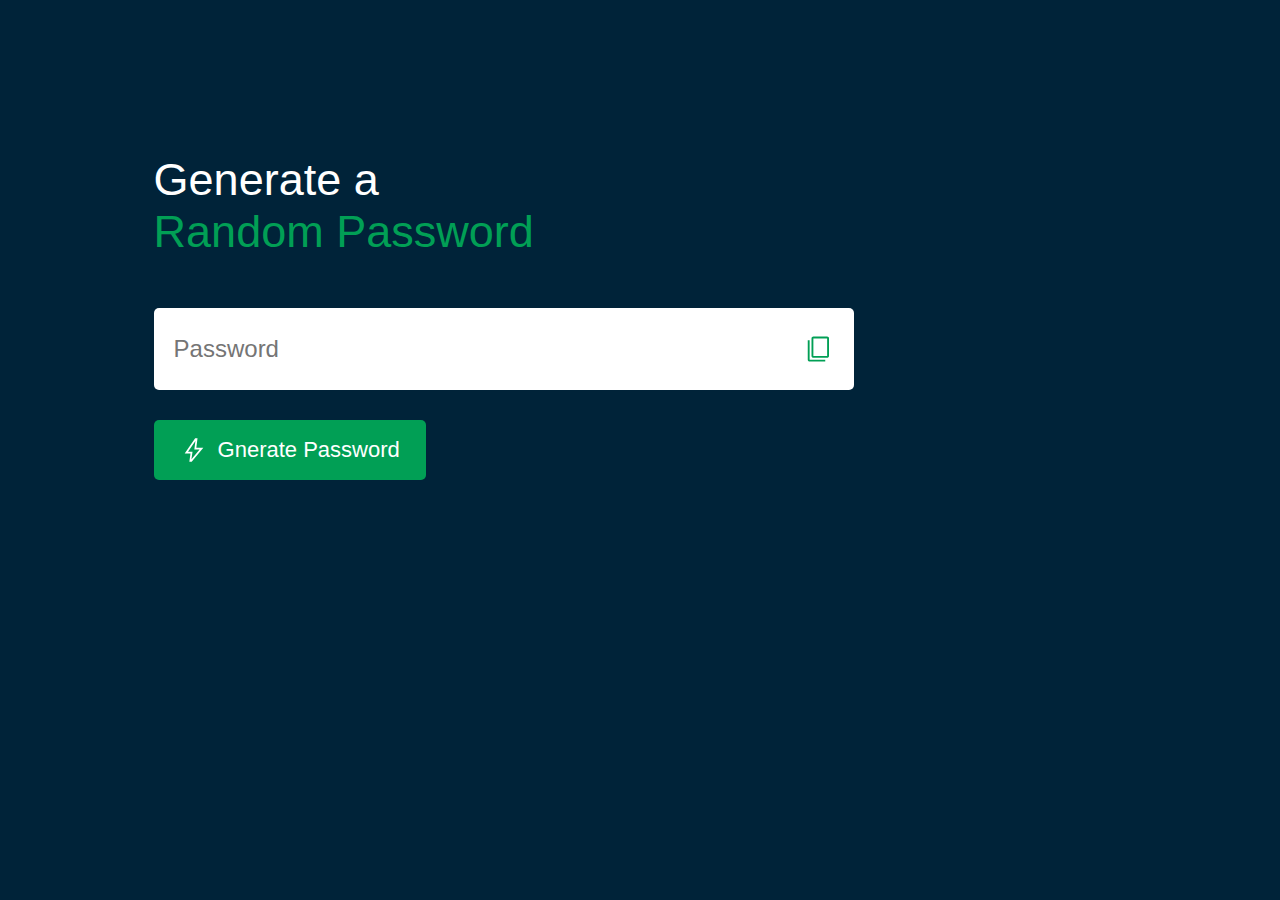
<file: PROJECT/index.html>
<!DOCTYPE html>
<html lang="en">
  <head>
    <meta charset="UTF-8" />
    <meta name="viewport" content="width=device-width, initial-scale=1.0" />
    <title>Random Password Generator</title>
    <link rel="stylesheet" href="style.css" />
  </head>
  <body>
    <div class="container">
      <h1>
        Generate a <br />
        <span>Random Password</span>
      </h1>
      <div class="display">
        <input type="text" id="password" placeholder="Password" />
        <img src="Images/copy.svg" />
      </div>
      <!-- <button id="btn">
        <img src="Images/generate.svg" /> Generate Password
      </button> -->
      <button class="btn">
        <img src="Images/generate.svg" /> Gnerate Password
      </button>
    </div>
    <script src="script.js"></script>
  </body>
</html>
</file>
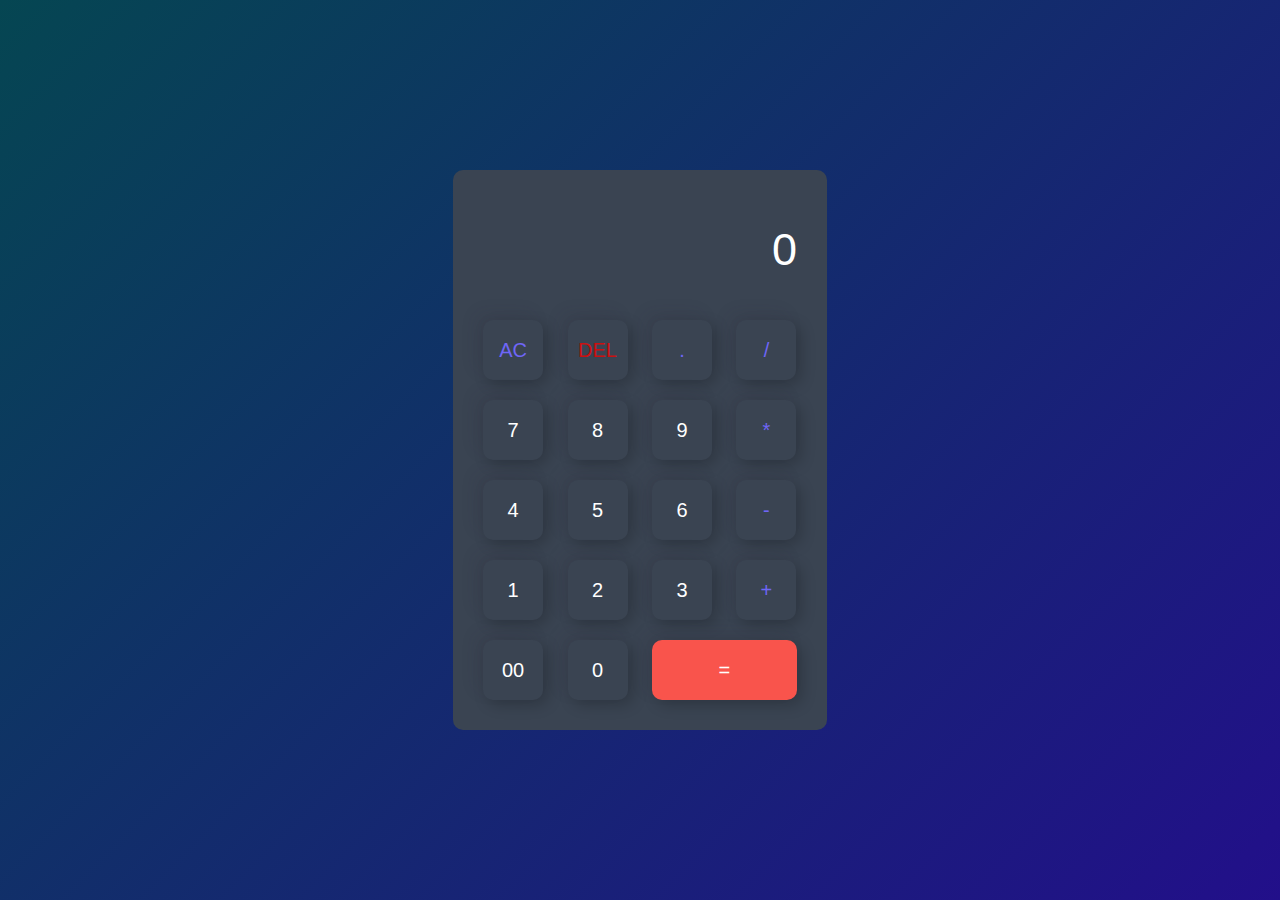
<file: PROJECT/Calculator Project/index.html>
<!DOCTYPE html>
<html lang="en">
  <head>
    <meta charset="UTF-8" />
    <meta name="viewport" content="width=device-width, initial-scale=1.0" />
    <title>CALCULATOR</title>
    <link rel="stylesheet" href="style.css" />
  </head>
  <body>
    <div class="container">
      <div class="calculator">
        <form>
          <div class="display">
            <input type="text" placeholder="0" id="display" disabled />
          </div>
          <div>
            <input type="button" value="AC" id="clear" class="operator" />
            <input type="button" value="DEL" id="erase" class="del" />
            <input type="button" value="." class="input_button" id="operator" />
            <input type="button" value="/" class="input_button" id="operator" />
          </div>
          <div>
            <input type="button" value="7" class="input_button" />
            <input type="button" value="8" class="input_button" />
            <input type="button" value="9" class="input_button" />
            <input type="button" value="*" class="input_button" id="operator" />
          </div>
          <div>
            <input type="button" value="4" class="input_button" />
            <input type="button" value="5" class="input_button" />
            <input type="button" value="6" class="input_button" />
            <input type="button" value="-" class="input_button" id="operator" />
          </div>
          <div>
            <input type="button" value="1" class="input_button" />
            <input type="button" value="2" class="input_button" />
            <input type="button" value="3" class="input_button" />
            <input type="button" value="+" class="input_button" id="operator" />
          </div>
          <div>
            <input type="button" value="00" class="input_button" />
            <input type="button" value="0" class="input_button" />
            <input type="button" value="=" id="equals" />
          </div>
        </form>
      </div>
    </div>
    <script src="script.js"></script>
  </body>
</html>
</file>
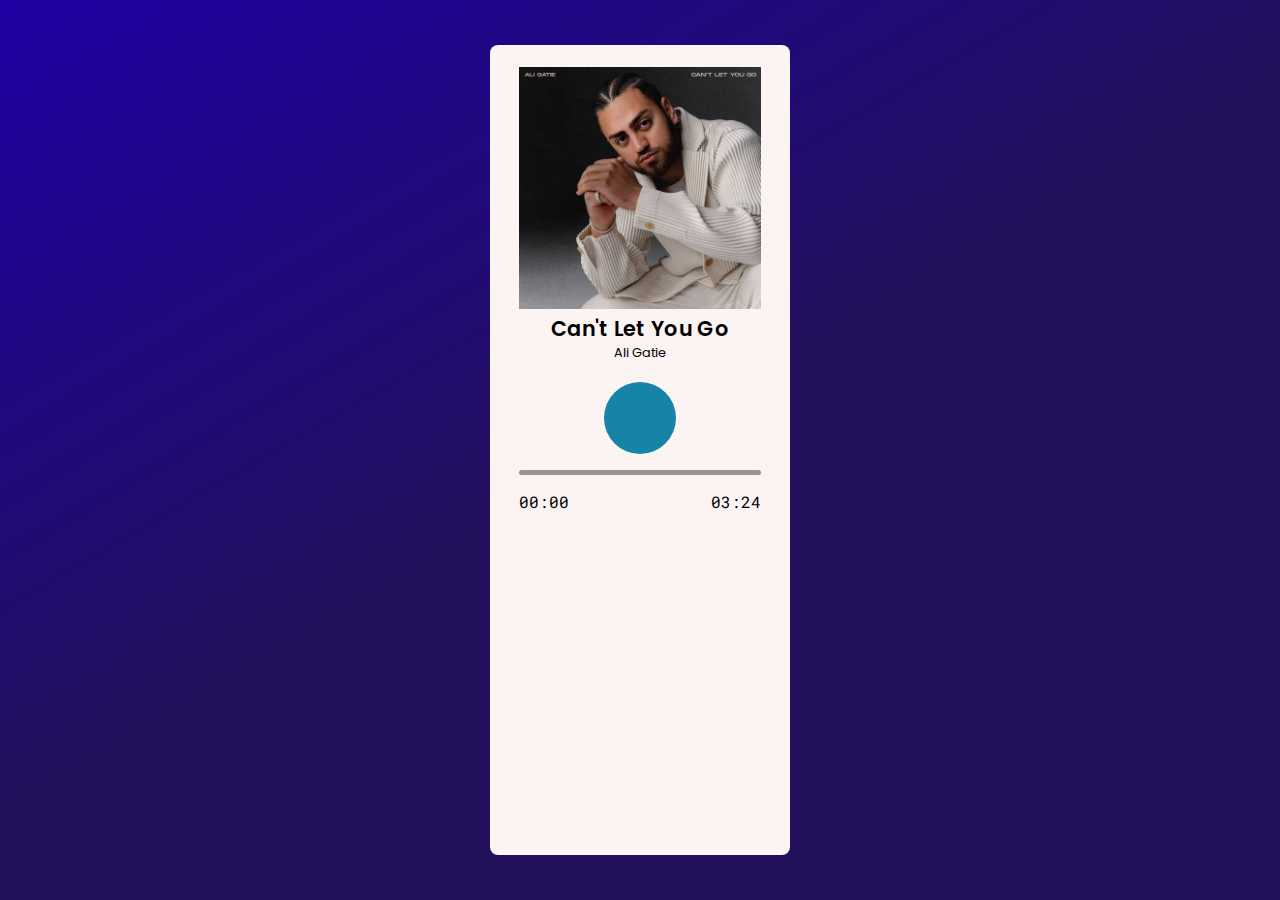
<file: PROJECT/Music Player Project/index.html>
<!DOCTYPE html>
<html lang="en">
  <head>
    <meta charset="UTF-8" />
    <meta name="viewport" content="width=device-width, initial-scale=1.0" />
    <title>Music Player</title>
    <!-- Font Awesome Icons -->
    <link
      rel="stylesheet"
      href="https://cdnjs.cloudflare.com/ajax/libs/font-awesome/6.4.2/css/all.min.css"
      integrity="sha512-z3gLpd7yknf1YoNbCzqRKc4qyor8gaKU1qmn+CShxbuBusANI9QpRohGBreCFkKxLhei6S9CQXFEbbKuqLg0DA=="
      crossorigin="anonymous"
      referrerpolicy="no-referrer"
    />

    <!-- Google Font -->
    <link
      href="https://fonts.googleapis.com/css2?family=Poppins:wght@400;600&family=Roboto+Mono&display=swap"
      rel="stylesheet"
    />

    <!-- Style Sheet -->
    <link rel="stylesheet" href="style.css" />
  </head>
  <body>
    <div class="music-player">
      <button id="playlist">
        <i class="fa fa-angle-down"></i>
      </button>
      <img id="song-image" src="Images/Ali Gatie.jpeg" />
      <div class="song-details">
        <p id="song-name">Can't Let You Go</p>
        <p id="song-artist">Ali Gatie</p>
      </div>
      <div class="player-options">
        <button id="shuffle">
          <i class="fa-solid fa-shuffle"></i>
        </button>
        <button id="prev">
          <i class="fa-solid fa-backward-step"></i>
        </button>
        <button id="play">
          <i class="fa-solid fa-play"></i>
        </button>
        <button id="pause" class="hide">
          <i class="fa-solid fa-pause"></i>
        </button>
        <button id="next">
          <i class="fa-solid fa-forward-step"></i>
        </button>

        <button id="repeat">
          <i class="fa-solid fa-repeat"></i>
        </button>
      </div>
      <audio id="audio" preload="metadata"></audio>
      <div id="progress-bar">
        <div id="current-progress"></div>
      </div>
      <div class="time-container">
        <span id="current-time">0:00</span>
        <span id="max-duration">0:00</span>
      </div>
      <div id="playlist-container" class="hide">
        <button id="close-button">
          <i class="fa-solid fa-xmark"></i>
        </button>
        <ul id="playlist-songs"></ul>
      </div>
    </div>

    <script src="script.js"></script>
  </body>
</html>
</file>
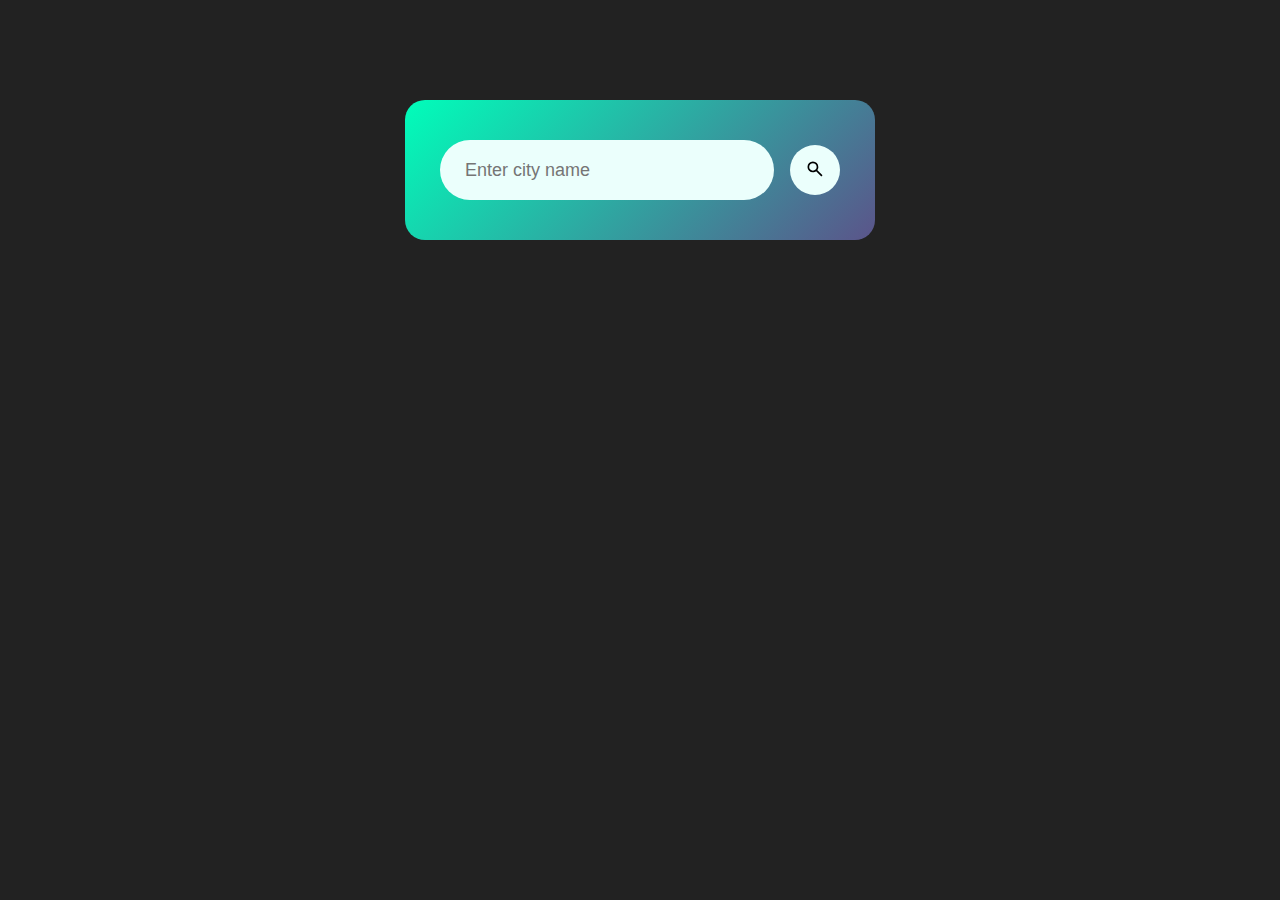
<file: PROJECT/Weather Project/index.html>
<!DOCTYPE html>
<html lang="en">
  <head>
    <meta charset="UTF-8" />
    <meta name="viewport" content="width=device-width, initial-scale=1.0" />
    <title>Weather App</title>
    <link rel="stylesheet" href="style.css" />
  </head>
  <body>
    <div class="card">
      <div class="search">
        <input type="text" placeholder="Enter city name" spellcheck="false" />
        <button>
          <img src="Images/search_FILL0_wght400_GRAD0_opsz24.svg" />
        </button>
      </div>
      <div class="error">
        <p>Invalid city name</p>
      </div>
      <div class="weather">
        <img src="Images/rain.png" class="weather-icon" />
        <h1 class="temp">22ºc</h1>
        <h2 class="city">New York</h2>
        <div class="details">
          <div class="col">
            <img src="Images/humidity.png" />
            <div>
              <p class="humidity">50%</p>
              <p>Humidity</p>
            </div>
          </div>
          <div class="col">
            <img src="Images/wind.png" />
            <div>
              <p class="wind">15 km/h%</p>
              <p>Wind Speed</p>
            </div>
          </div>
        </div>
      </div>
    </div>
    <script src="script.js"></script>
  </body>
</html>
</file>
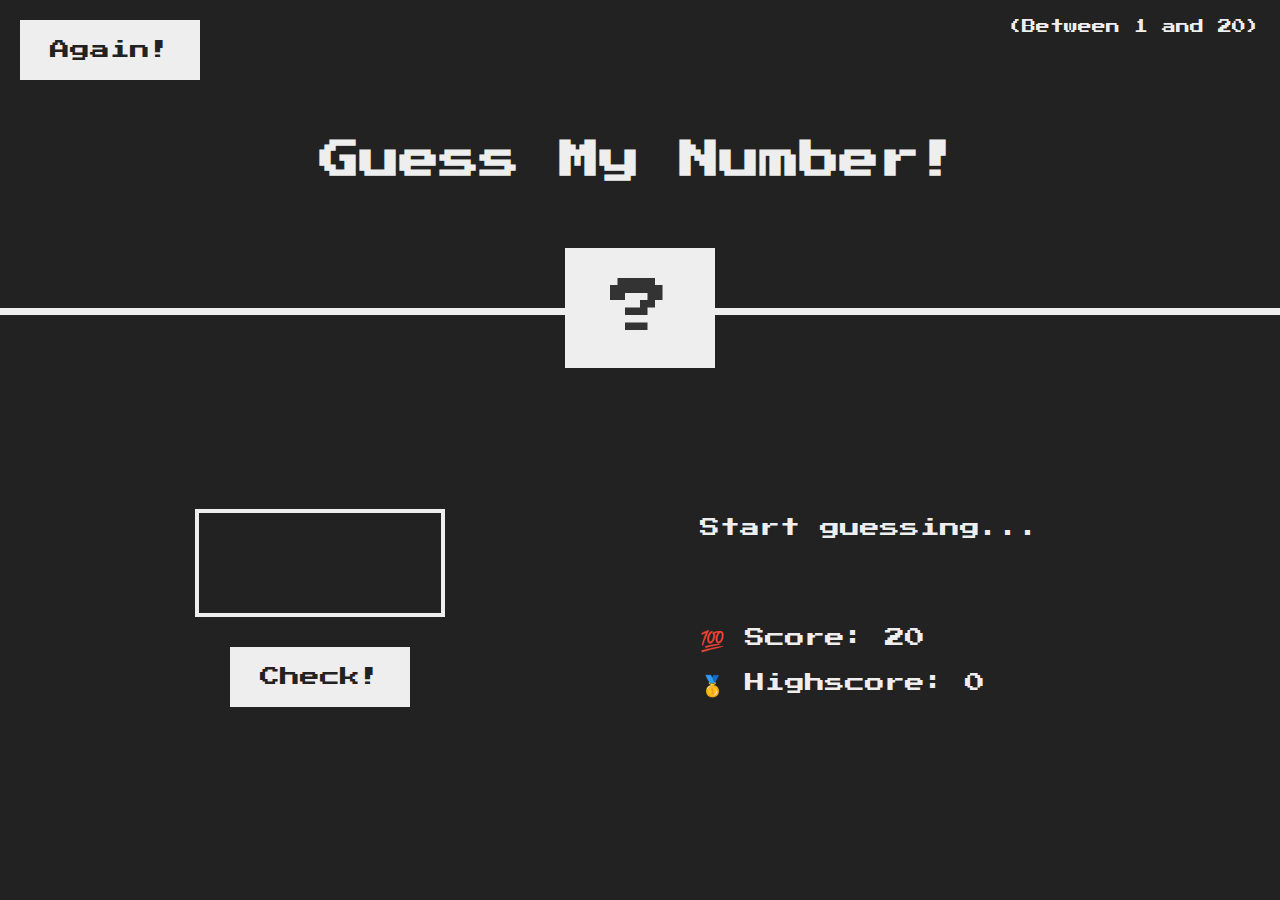
<file: PROJECT/05-Guess-My-Number/starter/index.html>
<!DOCTYPE html>
<html lang="en">
  <head>
    <meta charset="UTF-8" />
    <meta name="viewport" content="width=device-width, initial-scale=1.0" />
    <meta http-equiv="X-UA-Compatible" content="ie=edge" />
    <link rel="stylesheet" href="style.css" />
    <title>Guess My Number!</title>
  </head>
  <body>
    <header>
      <h1>Guess My Number!</h1>
      <p class="between">(Between 1 and 20)</p>
      <button class="btn again">Again!</button>
      <div class="number">?</div>
    </header>
    <main>
      <section class="left">
        <input type="number" class="guess" />
        <button class="btn check">Check!</button>
      </section>
      <section class="right">
        <p class="message">Start guessing...</p>
        <p class="label-score">💯 Score: <span class="score">20</span></p>
        <p class="label-highscore">
          🥇 Highscore: <span class="highscore">0</span>
        </p>
      </section>
    </main>
    <script src="script.js"></script>
  </body>
</html>
</file>
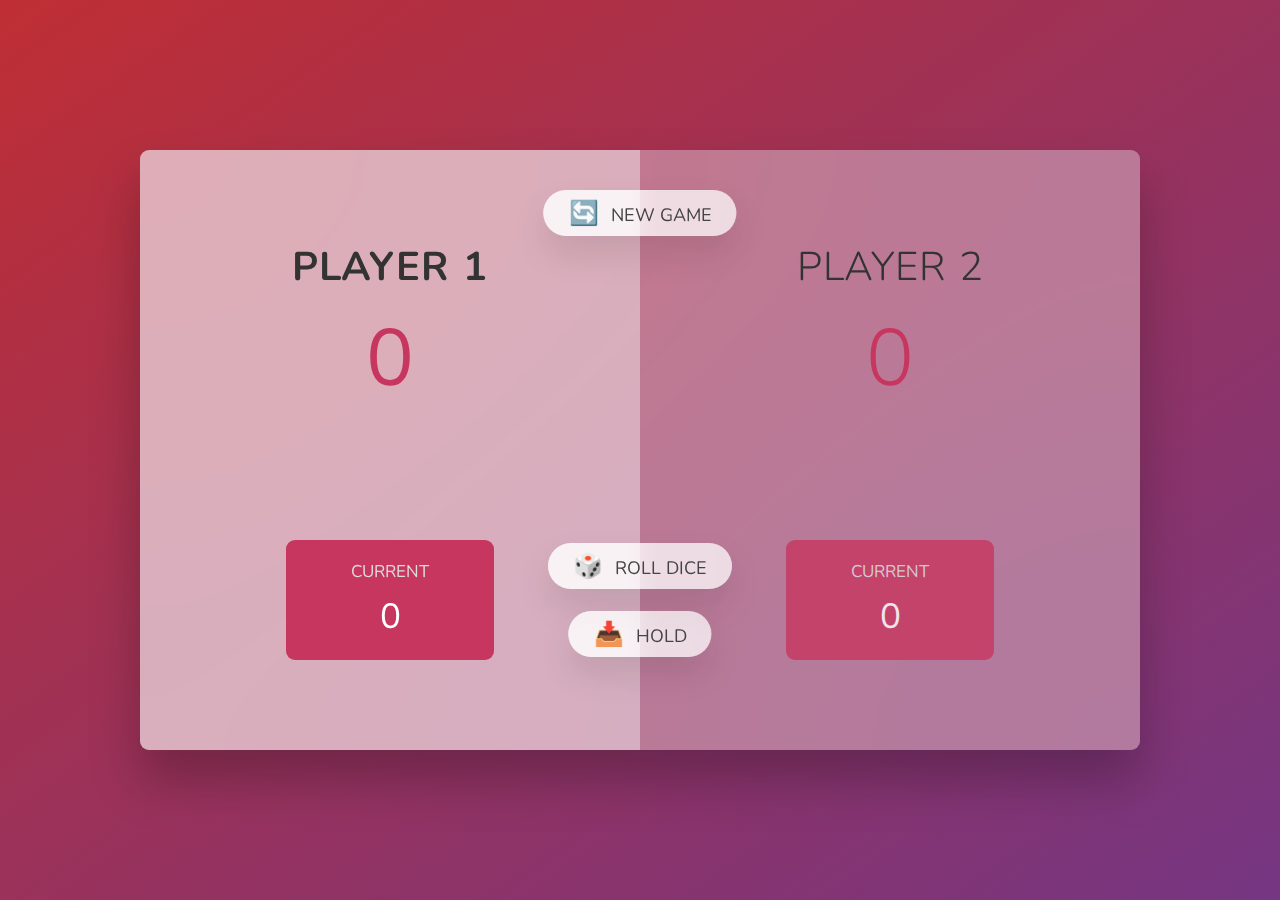
<file: PROJECT/07-Pig-Game/starter/index.html>
<!DOCTYPE html>
<html lang="en">
  <head>
    <meta charset="UTF-8" />
    <meta name="viewport" content="width=device-width, initial-scale=1.0" />
    <meta http-equiv="X-UA-Compatible" content="ie=edge" />
    <link rel="stylesheet" href="style.css" />
    <title>Pig Game</title>
  </head>
  <body>
    <main>
      <section class="player player--0 player--active">
        <h2 class="name" id="name--0">Player 1</h2>
        <p class="score" id="score--0">43</p>
        <div class="current">
          <p class="current-label">Current</p>
          <p class="current-score" id="current--0">0</p>
        </div>
      </section>
      <section class="player player--1">
        <h2 class="name" id="name--1">Player 2</h2>
        <p class="score" id="score--1">24</p>
        <div class="current">
          <p class="current-label">Current</p>
          <p class="current-score" id="current--1">0</p>
        </div>
      </section>

      <img src="dice-5.png" alt="Playing dice" class="dice" />
      <button class="btn btn--new">🔄 New game</button>
      <button class="btn btn--roll">🎲 Roll dice</button>
      <button class="btn btn--hold">📥 Hold</button>
    </main>
    <script src="script.js"></script>
  </body>
</html>
</file>
<file: PROJECT/style.css>
* {
  margin: 0;
  padding: 0;
  font-family: 'Poppins', sans-serif;
  box-sizing: border-box;
}
body {
  background: #002339;
  color: #fff;
}
.container {
  margin: 12%;
  width: 90%;
  max-width: 700px;
}
.display {
  width: 100%;
  margin-top: 50px;
  margin-bottom: 30px;
  background: #fff;
  color: #333;
  display: flex;
  align-items: center;
  justify-content: space-between;
  padding: 26px 20px;
  border-radius: 5px;
}
.container h1 {
  font-weight: 500;
  font-size: 45px;
}
.container h1 span {
  color: #019f55;
  border-radius: 4px solid #019f55;
  padding-bottom: 7px;
}
.display img {
  width: 30px;
  cursor: pointer;
  filter: invert(41%) sepia(49%) saturate(3434%) hue-rotate(129deg)
    brightness(90%) contrast(99%);
}
.display input {
  border: 0;
  outline: 0;
  font-size: 24px;
}
.container button img {
  width: 28px;
  margin-right: 10px;
  filter: invert(100%) sepia(0%) saturate(7455%) hue-rotate(180deg)
    brightness(102%) contrast(103%);
}
.container button {
  border: 0;
  outline: 0;
  background: #019f55;
  color: #fff;
  font-size: 22px;
  font-weight: 300px;
  display: flex;
  align-items: center;
  justify-content: center;
  padding: 16px 26px;
  border-radius: 5px;
  cursor: pointer;
}
</file>
<file: PROJECT/Calculator Project/style.css>
* {
  margin: 0;
  padding: 0;
  font-family: 'Poppins', sans-serif;
  box-sizing: border-box;
}

.container {
  width: 100%;
  height: 100vh;
  background: linear-gradient(135deg, #054652, #220f8a);
  display: flex;
  align-items: center;
  justify-content: center;
}
.calculator {
  background: #3a4452;
  padding: 20px;
  border-radius: 10px;
}

.calculator form input {
  border: 0;
  outline: 0;
  width: 60px;
  height: 60px;
  border-radius: 10px;
  box-shadow: -8px -8px 15px rgba(50, 43, 54, 0.1),
    5px 5px 15px rgba(0, 0, 0, 0.2);
  background: transparent;
  font-size: 20px;
  color: #fff;
  cursor: pointer;
  margin: 10px;
}

form .display {
  display: flex;
  justify-content: flex-end;
  margin: 20px 0;
}

form .display input {
  text-align: right;
  flex: 1;
  font-size: 45px;
  box-shadow: none;
}

form .display input::placeholder {
  color: #fff;
}

input[type='button']#equals {
  background-color: #f9544c;
  width: 145px;
}

input[type='button']:hover {
  box-shadow: 0 8px 25px #436380;
}
input[type='button'].del {
  color: #cc1010;
}
input[type='button'].operator {
  color: #6f66f7;
}

input[type='button']#operator {
  color: #6f66f7;
}
</file>
<file: PROJECT/Music Player Project/style.css>
* {
  margin: 0;
  padding: 0;
  box-sizing: border-box;
}

:root {
  min-height: 100vh;
  background: linear-gradient(150deg, #1e00a3, #22105b 50%);
}

.music-player {
  font-size: 1rem;
  width: 100%;
  max-width: 300px;
  height: 90%;
  background-color: #fcf3f3;
  padding: 0.1em 1.8em;
  position: absolute;
  transform: translate(-50%, -50%);
  top: 50%;
  left: 50%;
  box-shadow: rgb(194, 194, 194);
  border-radius: 0.5em;
  overflow: hidden;
}

img {
  width: 100%;
  margin-top: 1.25em;
  /* border-radius: 50%;
  border: 5px solid #fff; */
}

#playlist {
  float: right;
}
.song-details {
  font-family: 'Poppins', sans-serif;
  text-align: center;
}
.song-details #song-name {
  font-size: 1.3em;
  font-weight: 600;
  letter-spacing: 0.3px;
}
.song-details #song-artist {
  font-size: 0.8em;
  font-weight: 400;
}
.player-options {
  display: flex;
  align-items: center;
  justify-content: space-around;
  padding: 0 1.25em;
  margin: 1.25em 0 0.6em 0;
}
.music-player button {
  border: none;
  background-color: transparent;
}
#play,
#pause {
  height: 2.5em;
  width: 2.5em;
  background-color: #1684a9;
  font-size: 1.8em;
  color: #d7c9c0;
  border-radius: 50%;
}

#prev,
#next {
  color: #2e3336;
  font-size: 1.4em;
}
#shuffle,
#repeat {
  color: #8d8a89;
  font-size: 1em;
}
.hide {
  display: none;
}
#progress-bar {
  position: relative;
  width: 100%;
  height: 0.3em;
  cursor: pointer;
  background-color: #979492;
  margin: 1em 0;
  border-radius: 0.18em;
}

#current-progress {
  position: absolute;
  left: 0;
  top: 0;
  display: inline-block;
  height: 100%;
  width: 20%;
  border-radius: 0.18em;
  background-color: #1684a9;
}
.time-container {
  font-family: 'Roboto Mono', monospace;
  display: flex;
  align-items: center;
  justify-content: space-between;
}

#playlist-container {
  font-family: 'Poppins', sans-serif;
  background-color: #fff;
  position: absolute;
  width: 100%;
  height: 100%;
  transform: translate(-50%, -50%);
  top: 50%;
  left: 50%;
  padding: 0.7em;
  border-radius: 2px;
}

#close-button {
  background-color: transparent;
  border: none;
  height: 40px;
  width: 40px;
  cursor: pointer;
  margin-left: 90%;
}

ul {
  list-style-type: none;
}
li {
  display: flex;
  align-items: center;
  margin: 1em 0;
  cursor: pointer;
}
.playlist-song-details {
  margin-left: 1em;
}

.playlist-song-details > span {
  display: block;
}
#playlist-song-artist-album {
  color: #949494;
  font-size: 0.8em;
}

button.active i {
  color: #2887e3;
}

@media screen and (max-width: 450px) {
  .music-player {
    font-size: 14px;
  }
}
.playlist-image-container {
  width: 3em;
}
</file>
<file: PROJECT/Weather Project/style.css>
* {
  margin: 0;
  padding: 0;
  font-family: 'Poppins', sans-serif;
  box-sizing: border-box;
}
body {
  background: #222;
}
.card {
  width: 90%;
  max-width: 470px;
  background: linear-gradient(135deg, #00feba, #5b548a);
  color: #fff;
  margin: 100px auto 0;
  border-radius: 20px;
  padding: 40px 35px;
  text-align: center;
}

.search {
  width: 100%;
  display: flex;
  align-items: center;
  justify-content: space-between;
}

.search input {
  border: 0;
  outline: 0;
  background: #ebfffc;
  color: #555;
  padding: 10px 25px;
  height: 60px;
  border-radius: 30px;
  flex: 1;
  margin-right: 16px;
  font-size: 18px;
}

.search button {
  border: 0;
  outline: 0;
  background: #ebfffc;
  border-radius: 50%;
  width: 50px;
  height: 50px;
  cursor: pointer;
}
.search button img {
  width: 20px;
}
.weather-icon {
  width: 170px;
  margin-top: 30px;
}
.weather h1 {
  font-size: 80px;
  font-weight: 500;
}
.weather h2 {
  font-size: 45px;
  font-weight: 400;
  margin-top: -10px;
}
.details {
  display: flex;
  align-items: center;
  justify-content: space-between;
  padding: 0 20px;
  margin-top: 50px;
}
.col {
  display: flex;
  align-items: center;
  text-align: left;
}
.col img {
  width: 40px;
  margin-right: 10px;
}
.humidity,
.wind {
  font-size: 26px;
  margin-top: -6px;
}

.weather {
  display: none;
}
.error {
  text-align: left;
  margin-left: 10px;
  font-size: 14px;
  margin-top: 10px;
  display: none;
}
</file>
<file: PROJECT/05-Guess-My-Number/starter/style.css>
@import url('https://fonts.googleapis.com/css?family=Press+Start+2P&display=swap');

* {
  margin: 0;
  padding: 0;
  box-sizing: inherit;
}

html {
  font-size: 62.5%;
  box-sizing: border-box;
}

body {
  font-family: 'Press Start 2P', sans-serif;
  color: #eee;
  background-color: #222;
  /* background-color: #60b347; */
}

/* LAYOUT */
header {
  position: relative;
  height: 35vh;
  border-bottom: 7px solid #eee;
}

main {
  height: 65vh;
  color: #eee;
  display: flex;
  align-items: center;
  justify-content: space-around;
}

.left {
  width: 52rem;
  display: flex;
  flex-direction: column;
  align-items: center;
}

.right {
  width: 52rem;
  font-size: 2rem;
}

/* ELEMENTS STYLE */
h1 {
  font-size: 4rem;
  text-align: center;
  position: absolute;
  width: 100%;
  top: 52%;
  left: 50%;
  transform: translate(-50%, -50%);
}

.number {
  background: #eee;
  color: #333;
  font-size: 6rem;
  width: 15rem;
  padding: 3rem 0rem;
  text-align: center;
  position: absolute;
  bottom: 0;
  left: 50%;
  transform: translate(-50%, 50%);
}

.between {
  font-size: 1.4rem;
  position: absolute;
  top: 2rem;
  right: 2rem;
}

.again {
  position: absolute;
  top: 2rem;
  left: 2rem;
}

.guess {
  background: none;
  border: 4px solid #eee;
  font-family: inherit;
  color: inherit;
  font-size: 5rem;
  padding: 2.5rem;
  width: 25rem;
  text-align: center;
  display: block;
  margin-bottom: 3rem;
}

.btn {
  border: none;
  background-color: #eee;
  color: #222;
  font-size: 2rem;
  font-family: inherit;
  padding: 2rem 3rem;
  cursor: pointer;
}

.btn:hover {
  background-color: #ccc;
}

.message {
  margin-bottom: 8rem;
  height: 3rem;
}

.label-score {
  margin-bottom: 2rem;
}
</file>
<file: PROJECT/07-Pig-Game/starter/style.css>
@import url('https://fonts.googleapis.com/css2?family=Nunito&display=swap');

* {
  margin: 0;
  padding: 0;
  box-sizing: inherit;
}

html {
  font-size: 62.5%;
  box-sizing: border-box;
}

body {
  font-family: 'Nunito', sans-serif;
  font-weight: 400;
  height: 100vh;
  color: #333;
  background-image: linear-gradient(to top left, #753682 0%, #bf2e34 100%);
  display: flex;
  align-items: center;
  justify-content: center;
}

/* LAYOUT */
main {
  position: relative;
  width: 100rem;
  height: 60rem;
  background-color: rgba(255, 255, 255, 0.35);
  backdrop-filter: blur(200px);
  filter: blur();
  box-shadow: 0 3rem 5rem rgba(0, 0, 0, 0.25);
  border-radius: 9px;
  overflow: hidden;
  display: flex;
}

.player {
  flex: 50%;
  padding: 9rem;
  display: flex;
  flex-direction: column;
  align-items: center;
  transition: all 0.75s;
}

/* ELEMENTS */
.name {
  position: relative;
  font-size: 4rem;
  text-transform: uppercase;
  letter-spacing: 1px;
  word-spacing: 2px;
  font-weight: 300;
  margin-bottom: 1rem;
}

.score {
  font-size: 8rem;
  font-weight: 300;
  color: #c7365f;
  margin-bottom: auto;
}

.player--active {
  background-color: rgba(255, 255, 255, 0.4);
}
.player--active .name {
  font-weight: 700;
}
.player--active .score {
  font-weight: 400;
}

.player--active .current {
  opacity: 1;
}

.current {
  background-color: #c7365f;
  opacity: 0.8;
  border-radius: 9px;
  color: #fff;
  width: 65%;
  padding: 2rem;
  text-align: center;
  transition: all 0.75s;
}

.current-label {
  text-transform: uppercase;
  margin-bottom: 1rem;
  font-size: 1.7rem;
  color: #ddd;
}

.current-score {
  font-size: 3.5rem;
}

/* ABSOLUTE POSITIONED ELEMENTS */
.btn {
  position: absolute;
  left: 50%;
  transform: translateX(-50%);
  color: #444;
  background: none;
  border: none;
  font-family: inherit;
  font-size: 1.8rem;
  text-transform: uppercase;
  cursor: pointer;
  font-weight: 400;
  transition: all 0.2s;

  background-color: white;
  background-color: rgba(255, 255, 255, 0.6);
  backdrop-filter: blur(10px);

  padding: 0.7rem 2.5rem;
  border-radius: 50rem;
  box-shadow: 0 1.75rem 3.5rem rgba(0, 0, 0, 0.1);
}

.btn::first-letter {
  font-size: 2.4rem;
  display: inline-block;
  margin-right: 0.7rem;
}

.btn--new {
  top: 4rem;
}
.btn--roll {
  top: 39.3rem;
}
.btn--hold {
  top: 46.1rem;
}

.btn:active {
  transform: translate(-50%, 3px);
  box-shadow: 0 1rem 2rem rgba(0, 0, 0, 0.15);
}

.btn:focus {
  outline: none;
}

.dice {
  position: absolute;
  left: 50%;
  top: 16.5rem;
  transform: translateX(-50%);
  height: 10rem;
  box-shadow: 0 2rem 5rem rgba(0, 0, 0, 0.2);
}

.player--winner {
  background-color: #2f2f2f;
}

.player--winner .name {
  font-weight: 700;
  color: #c7365f;
}
.hidden {
  display: none;
}
</file>
